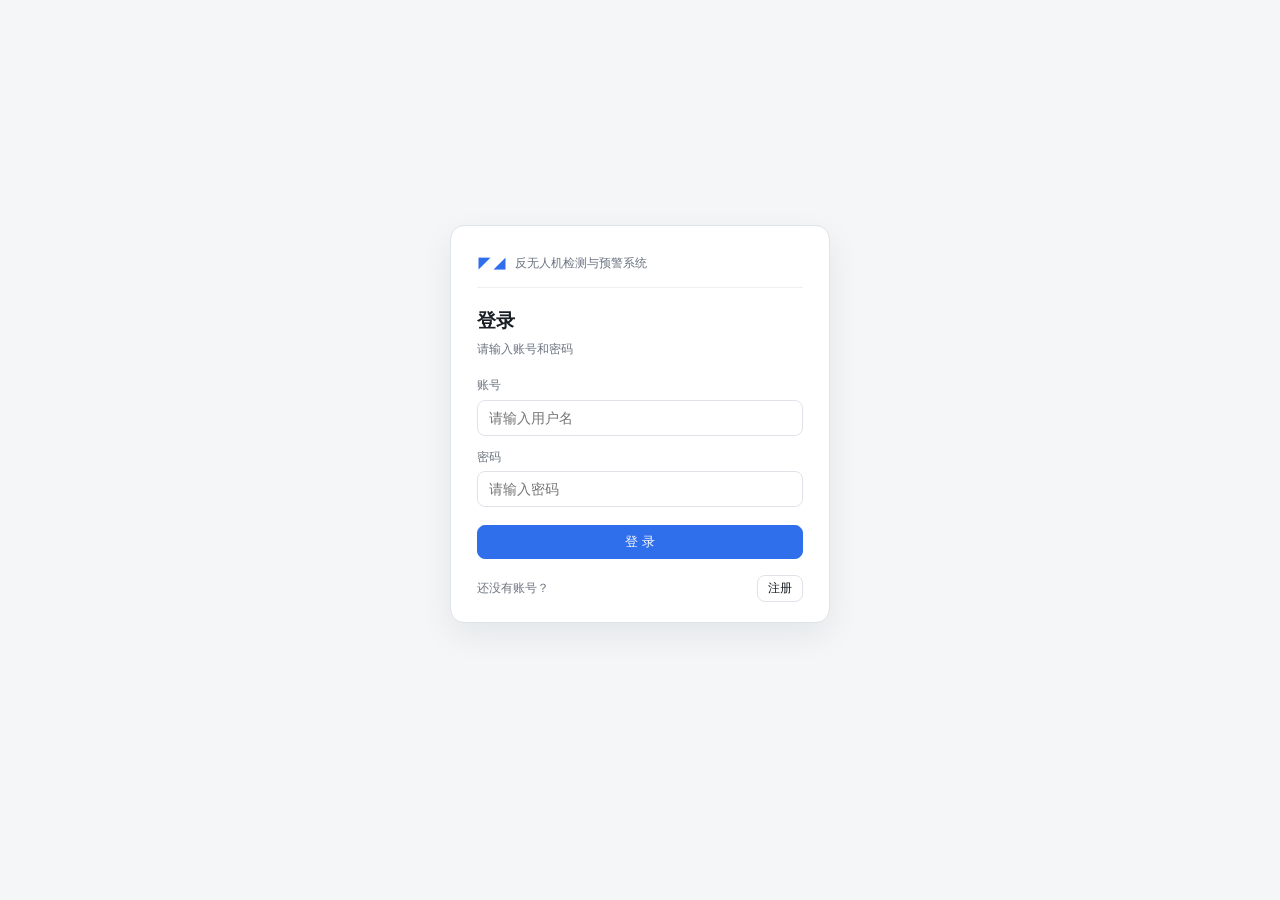
<file: frontend/app/index.html>
<!DOCTYPE html>
<html lang="zh-CN">
<head>
<meta charset="UTF-8" />
<title>反无人机检测与预警系统</title>
<script>
  // 入口页：只做一次跳转。已登录进业务页，否则去登录页。
  (function () {
    var token = localStorage.getItem('token');
    location.replace(token ? 'tasks.html' : 'login.html');
  })();
</script>
</head>
<body></body>
</html>
</file>
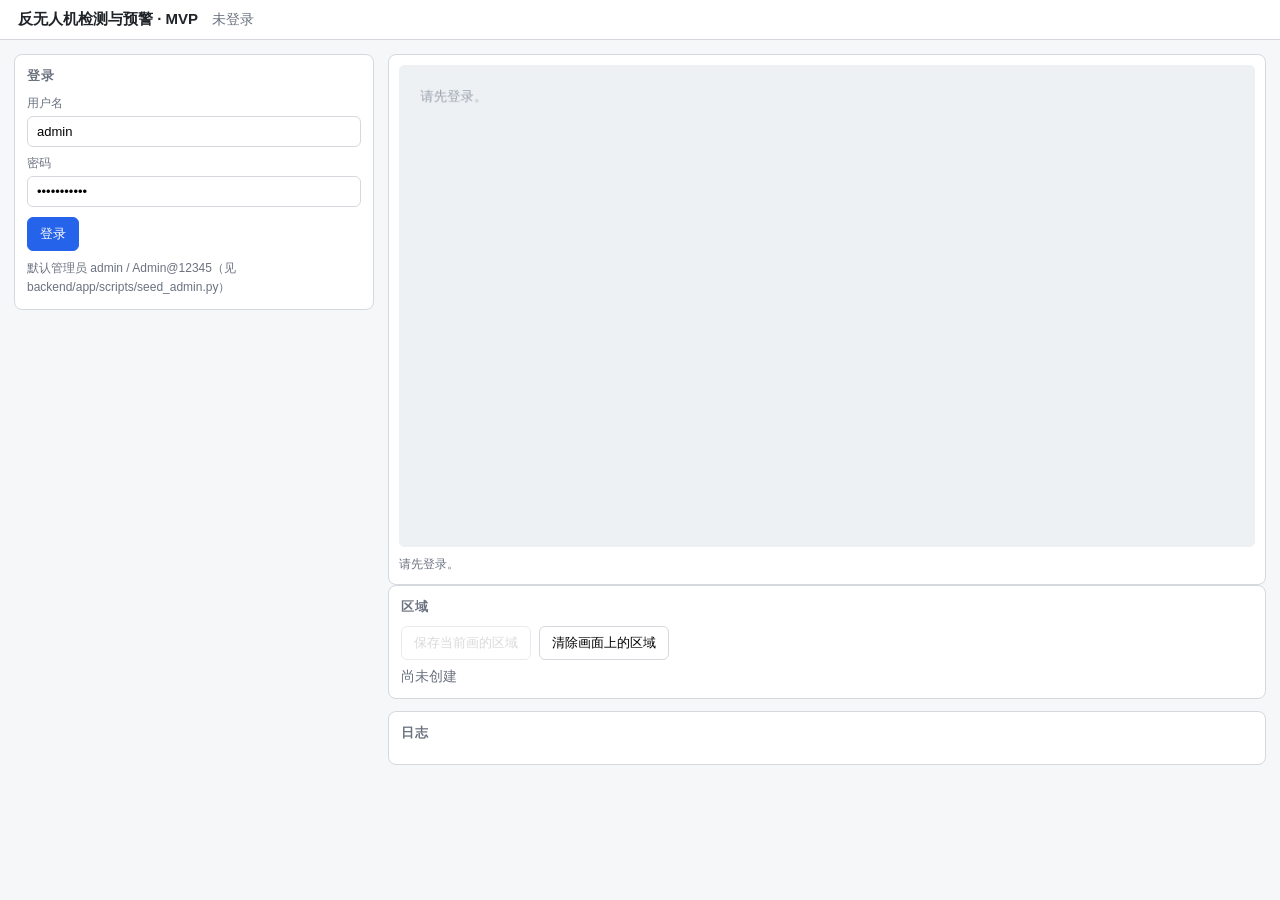
<file: frontend/mvp/index.html>
<!DOCTYPE html>
<html lang="zh-CN">
<head>
<meta charset="UTF-8" />
<title>反无人机检测 · MVP 控制台</title>
<style>
  :root { --bd:#d5d8dd; --fg:#1f2328; --mut:#6b7280; --pri:#2563eb; --bg:#f6f7f9; }
  * { box-sizing: border-box; }
  body { margin:0; font-family:-apple-system,"Segoe UI","Microsoft YaHei",sans-serif;
         color:var(--fg); background:var(--bg); font-size:14px; }
  header { background:#fff; border-bottom:1px solid var(--bd); padding:10px 18px;
           display:flex; align-items:center; gap:14px; }
  header h1 { font-size:15px; margin:0; font-weight:600; }
  header .spacer { flex:1; }
  main { display:grid; grid-template-columns: 360px 1fr; gap:14px; padding:14px; align-items:start; }
  .card { background:#fff; border:1px solid var(--bd); border-radius:8px; padding:12px; margin-bottom:12px; }
  .card h2 { font-size:13px; margin:0 0 10px; font-weight:600; color:var(--mut);
             text-transform:uppercase; letter-spacing:.04em; }
  label { display:block; font-size:12px; color:var(--mut); margin:8px 0 4px; }
  input[type=text], input[type=password], input[type=file], select {
    width:100%; padding:7px 9px; border:1px solid var(--bd); border-radius:6px; font-size:13px;
    background:#fff; }
  button { padding:7px 12px; border:1px solid var(--bd); background:#fff; border-radius:6px;
           cursor:pointer; font-size:13px; }
  button.primary { background:var(--pri); color:#fff; border-color:var(--pri); }
  button:disabled { opacity:.5; cursor:not-allowed; }
  .row { display:flex; gap:8px; align-items:center; flex-wrap:wrap; }
  .stage-wrap { background:#fff; border:1px solid var(--bd); border-radius:8px; padding:10px; }
  canvas#stage { width:100%; display:block; background:#eef1f4; border-radius:6px; cursor:crosshair; }
  .hint { color:var(--mut); font-size:12px; margin-top:8px; line-height:1.6; }
  table { width:100%; border-collapse:collapse; font-size:12px; }
  th, td { text-align:left; padding:5px 6px; border-bottom:1px solid #eef0f3; }
  th { color:var(--mut); font-weight:600; }
  .tag { display:inline-block; padding:1px 7px; border-radius:10px; font-size:11px; }
  .tag.ok { background:#e7f6ec; color:#1a7f37; }
  .tag.warn { background:#fff4e5; color:#9a6700; }
  .tag.err { background:#fdecec; color:#b42318; }
  .muted { color:var(--mut); }
  code { background:#f2f4f7; padding:1px 5px; border-radius:4px; font-size:12px; }
  #log { font-family:ui-monospace,Consolas,monospace; font-size:11px; color:#374151;
         max-height:110px; overflow:auto; white-space:pre-wrap; }
  .kv { display:grid; grid-template-columns:88px 1fr; gap:4px 8px; font-size:12px; }
  .kv div:nth-child(odd) { color:var(--mut); }
  .frames { max-height:190px; overflow:auto; }
  .frames tr { cursor:pointer; }
  .frames tr:hover { background:#f7f9fc; }
  .frames tr.sel { background:#e8f0fe; }
</style>
</head>
<body>

<header>
  <h1>反无人机检测与预警 · MVP</h1>
  <span class="muted" id="who">未登录</span>
  <div class="spacer"></div>
  <button id="btnLogout" style="display:none">退出</button>
</header>

<main>
  <!-- ================= 左栏 ================= -->
  <div>
    <div class="card" id="cardLogin">
      <h2>登录</h2>
      <label>用户名</label>
      <input type="text" id="username" value="admin" />
      <label>密码</label>
      <input type="password" id="password" value="Admin@12345" />
      <div class="row" style="margin-top:10px">
        <button class="primary" id="btnLogin">登录</button>
      </div>
      <div class="hint">默认管理员 admin / Admin@12345（见 backend/app/scripts/seed_admin.py）</div>
    </div>

    <div class="card" style="display:none" id="cardUpload">
      <h2>1. 上传素材</h2>
      <label>可见光图片 / 视频</label>
      <input type="file" id="fileRgb" accept="image/*,video/*" />
      <label>红外文件（可选，成对上传才能用 T / 融合模式）</label>
      <input type="file" id="fileIr" accept="image/*,video/*" />
      <div class="row" style="margin-top:10px">
        <button class="primary" id="btnUpload">上传</button>
        <button id="btnRefresh">刷新列表</button>
      </div>
      <label style="margin-top:12px">我的素材</label>
      <select id="mediaList"></select>
      <div class="hint" id="mediaInfo"></div>
    </div>

    <div class="card" style="display:none" id="cardDetect">
      <h2>2. 检测</h2>
      <label>模式</label>
      <select id="mode">
        <option value="auto">auto（自适应选模态）</option>
        <option value="rgb">rgb（仅可见光）</option>
        <option value="ir">ir（仅热红外）</option>
        <option value="fusion">fusion（双模态结果级融合）</option>
      </select>
      <div class="row" style="margin-top:10px">
        <button class="primary" id="btnDetect">开始检测</button>
      </div>
      <div class="kv" id="taskInfo" style="margin-top:10px"></div>
    </div>

    <div class="card" style="display:none" id="cardAlerts">
      <h2>3. 告警</h2>
      <div class="row" style="margin-bottom:8px">
        <button id="btnAlerts">刷新告警</button>
      </div>
      <div id="alertsBox" class="muted">暂无</div>
    </div>
  </div>

  <!-- ================= 右栏 ================= -->
  <div>
    <div class="stage-wrap">
      <canvas id="stage" width="960" height="540"></canvas>
      <div class="hint" id="stageHint">
        登录并上传素材后，这里显示画面。在画面上**按住拖拽**即可画警戒区域（红色虚线框）。
      </div>
    </div>

    <div class="card" style="margin-top:12px; display:none" id="cardFrames">
      <h2>帧级结果（点击某一行查看该帧）</h2>
      <div class="frames">
        <table>
          <thead>
            <tr><th>帧号</th><th>时间(ms)</th><th>目标</th><th>侵入</th><th>最高分</th></tr>
          </thead>
          <tbody id="framesBody"></tbody>
        </table>
      </div>
    </div>

    <div class="card">
      <h2>区域</h2>
      <div class="row">
        <button id="btnSaveRegion" disabled>保存当前画的区域</button>
        <button id="btnClearRegion">清除画面上的区域</button>
      </div>
      <div id="regionsBox" class="muted" style="margin-top:8px">尚未创建</div>
    </div>

    <div class="card">
      <h2>日志</h2>
      <div id="log"></div>
    </div>
  </div>
</main>

<script>
// ---------------------------------------------------------------- 状态
const S = {
  token: localStorage.getItem('token') || '',
  user: null,
  media: null,          // 当前选中的 media 对象
  task: null,           // 最近一次任务
  frames: [],
  frameIndex: null,
  regions: [],
  img: null,            // 当前显示的 Image
  boxes: [],            // 当前显示的框 [{x1,y1,x2,y2,score}]
  drag: null,           // 正在拖拽的矩形 {x1,y1,x2,y2} 归一化
};

const $ = (id) => document.getElementById(id);
const canvas = $('stage');
const ctx = canvas.getContext('2d');

function log(msg) {
  const el = $('log');
  const t = new Date().toLocaleTimeString();
  el.textContent = `[${t}] ${msg}\n` + el.textContent;
}
function setWho() {
  $('who').textContent = S.user ? `${S.user.display_name || S.user.username}（${S.user.role}）` : '未登录';
  $('cardLogin').style.display = S.user ? 'none' : '';
  ['cardUpload','cardDetect','cardAlerts'].forEach(id => {
    $(id).style.display = S.user ? '' : 'none';
  });
  $('btnLogout').style.display = S.user ? '' : 'none';
}

// ---------------------------------------------------------------- HTTP
async function api(path, opts = {}) {
  const headers = opts.headers || {};
  if (S.token) headers['Authorization'] = 'Bearer ' + S.token;
  if (opts.body && !(opts.body instanceof FormData)) {
    headers['Content-Type'] = 'application/json';
    opts.body = JSON.stringify(opts.body);
  }
  const res = await fetch('/api' + path, { ...opts, headers });
  const text = await res.text();
  let data = null;
  try { data = text ? JSON.parse(text) : null; } catch { data = { raw: text }; }
  if (!res.ok) {
    const err = new Error((data && (data.message || data.detail)) || res.statusText);
    err.code = data && data.code;
    err.status = res.status;
    throw err;
  }
  return data;
}

// ---------------------------------------------------------------- 登录
$('btnLogin').onclick = async () => {
  try {
    const data = await api('/auth/login', {
      method: 'POST',
      body: { username: $('username').value.trim(), password: $('password').value },
    });
    S.token = data.access_token;
    S.user = data.user;
    localStorage.setItem('token', S.token);
    setWho();
    log('登录成功：' + data.user.username);
    await refreshMediaList();
    await refreshAlerts();
  } catch (e) { log('登录失败：' + e.message); }
};

$('btnLogout').onclick = async () => {
  try { await api('/auth/logout', { method: 'POST' }); } catch {}
  S.token = ''; S.user = null; localStorage.removeItem('token'); setWho();
  log('已退出');
};

// ---------------------------------------------------------------- 上传 / 素材
$('btnUpload').onclick = async () => {
  const f = $('fileRgb').files[0];
  if (!f) { log('请先选择可见光文件'); return; }
  const fd = new FormData();
  fd.append('file', f);
  const ir = $('fileIr').files[0];
  if (ir) fd.append('ir_file', ir);
  try {
    log('上传中…（大文件会慢）');
    const media = await api('/media', { method: 'POST', body: fd });
    log(`上传成功 #${media.id} ${media.media_type} ${media.width}×${media.height} has_ir=${media.has_ir}`);
    await refreshMediaList(media.id);
  } catch (e) { log('上传失败：' + e.message); }
};

$('btnRefresh').onclick = () => refreshMediaList(S.media && S.media.id);

async function refreshMediaList(selectId) {
  const page = await api('/media?page=1&page_size=50');
  const sel = $('mediaList');
  sel.innerHTML = '';
  if (!page.items.length) {
    sel.innerHTML = '<option value="">（还没有素材）</option>';
  }
  for (const m of page.items) {
    const o = document.createElement('option');
    o.value = m.id;
    o.textContent = `#${m.id} ${m.original_name}（${m.media_type}${m.has_ir ? ' +T' : ''}）`;
    sel.appendChild(o);
  }
  const target = selectId || (page.items[0] && page.items[0].id);
  if (target) { sel.value = target; await selectMedia(Number(target)); }
}

$('mediaList').onchange = () => selectMedia(Number($('mediaList').value));

async function selectMedia(id) {
  if (!id) return;
  S.media = await api('/media/' + id);
  S.task = null; S.frames = []; S.frameIndex = null; S.boxes = []; S.drag = null;
  $('framesBody').innerHTML = '';
  $('cardFrames').style.display = 'none';
  $('taskInfo').innerHTML = '';
  $('mediaInfo').textContent =
    `${S.media.media_type} · ${S.media.width || '?'}×${S.media.height || '?'}` +
    `${S.media.has_ir ? ` · 红外 ${S.media.ir_width}×${S.media.ir_height}` : ' · 无红外'}`
    + (S.media.total_frames ? ` · ${S.media.total_frames} 帧 / stride ${S.media.frame_stride}` : '');
  await refreshRegions();
  await loadPreview();
}

async function loadPreview() {
  // 图片直接取原始画面；视频要等检测跑完才有帧图
  if (!S.media) return;
  if (S.media.media_type === 'image') {
    await loadImage(`/media/${S.media.id}/image`);
  } else if (S.frames.length) {
    await showFrame(S.frames[0].frame_index);
  } else {
    clearStage('这是视频：先点「开始检测」，跑完后再用结果帧画区域。');
  }
}

function clearStage(msg) {
  S.img = null; S.boxes = [];
  canvas.width = 960; canvas.height = 540;
  ctx.fillStyle = '#eef1f4'; ctx.fillRect(0, 0, canvas.width, canvas.height);
  ctx.fillStyle = '#9aa3ad'; ctx.font = '15px sans-serif';
  ctx.fillText(msg || '', 24, 40);
  $('stageHint').textContent = msg || '';
}

// 取图必须走这段，不能直接把 URL 塞给 <img>：
// 图片接口要求 Authorization 头，而 <img>/Image 的请求带不了头（会 401）。
// 所以先用 fetch 拿到 blob，再转成 objectURL 交给 canvas 绘制。
let _objUrl = null;

async function loadImage(apiPath) {
  try {
    const res = await fetch('/api' + apiPath, {
      headers: S.token ? { Authorization: 'Bearer ' + S.token } : {},
      cache: 'no-store',
    });

    if (!res.ok) {
      let detail = '';
      try {
        const j = await res.json();
        detail = j.message || (typeof j.detail === 'string' ? j.detail : '') || '';
      } catch { /* 非 JSON 响应 */ }
      if (res.status === 401) detail = detail || '登录已失效，请重新登录';
      clearStage(`图片加载失败（HTTP ${res.status}）${detail ? '：' + detail : ''}`);
      return false;
    }

    const blob = await res.blob();
    if (_objUrl) { URL.revokeObjectURL(_objUrl); _objUrl = null; }
    _objUrl = URL.createObjectURL(blob);

    await new Promise((resolve) => {
      const img = new Image();
      img.onload = () => {
        S.img = img;
        canvas.width = img.naturalWidth;
        canvas.height = img.naturalHeight;
        render();
        resolve();
      };
      img.onerror = () => { clearStage('图片解码失败（文件可能损坏或格式不支持）'); resolve(); };
      img.src = _objUrl;
    });
    return true;
  } catch (e) {
    clearStage('图片加载异常：' + e.message);
    return false;
  }
}

// ---------------------------------------------------------------- 绘制
function render() {
  if (!S.img) return;
  ctx.clearRect(0, 0, canvas.width, canvas.height);
  ctx.drawImage(S.img, 0, 0, canvas.width, canvas.height);
  const W = canvas.width, H = canvas.height;

  // ---- 已保存的区域：半透明填充 + 轮廓，任何缩放比例下都看得见 ----
  const regionLw = Math.max(3, Math.round(W / 300));
  ctx.setLineDash([]);
  for (const r of S.regions) {
    const pts = r.points;
    if (!pts || pts.length < 3) continue;
    ctx.beginPath();
    ctx.moveTo(pts[0][0] * W, pts[0][1] * H);
    for (let i = 1; i < pts.length; i++) ctx.lineTo(pts[i][0] * W, pts[i][1] * H);
    ctx.closePath();
    ctx.fillStyle = 'rgba(245, 158, 11, 0.16)';
    ctx.fill();
    ctx.lineWidth = regionLw;
    ctx.strokeStyle = '#f59e0b';
    ctx.stroke();

    ctx.font = `${Math.max(14, Math.round(W / 50))}px ui-monospace,monospace`;
    ctx.fillStyle = '#b45309';
    ctx.fillText(r.name || `区域${r.id}`,
                 pts[0][0] * W + regionLw * 2,
                 pts[0][1] * H + Math.max(20, W / 40));
  }

  // ---- 正在拖拽的矩形（红色虚线）：先把坐标归一成左上/右下 ----
  if (S.drag) {
    const dx1 = Math.min(S.drag.x1, S.drag.x2), dy1 = Math.min(S.drag.y1, S.drag.y2);
    const dx2 = Math.max(S.drag.x1, S.drag.x2), dy2 = Math.max(S.drag.y1, S.drag.y2);
    ctx.setLineDash([10, 8]);
    ctx.lineWidth = regionLw;
    ctx.strokeStyle = '#ef4444';
    ctx.strokeRect(dx1 * W, dy1 * H, (dx2 - dx1) * W, (dy2 - dy1) * H);
    ctx.setLineDash([]);
    ctx.fillStyle = 'rgba(239, 68, 68, 0.12)';
    ctx.fillRect(dx1 * W, dy1 * H, (dx2 - dx1) * W, (dy2 - dy1) * H);
  }

  // 检测框（绿=普通，红=中心落在区域内）
  ctx.font = `${Math.max(12, W / 60)}px ui-monospace,monospace`;
  for (const b of S.boxes) {
    const inside = S.regions.some(r => pointInPoly((b.x1 + b.x2) / 2, (b.y1 + b.y2) / 2, r.points));
    ctx.strokeStyle = inside ? '#dc2626' : '#16a34a';
    ctx.lineWidth = Math.max(2, W / 400);
    ctx.strokeRect(b.x1 * W, b.y1 * H, (b.x2 - b.x1) * W, (b.y2 - b.y1) * H);
    const label = (b.score != null ? b.score.toFixed(2) : '') + (inside ? ' 侵入' : '');
    ctx.fillStyle = inside ? '#dc2626' : '#16a34a';
    ctx.fillText(label, b.x1 * W + 2, Math.max(12, b.y1 * H - 4));
  }
}

function pointInPoly(x, y, pts) {
  let inside = false;
  for (let i = 0, j = pts.length - 1; i < pts.length; j = i++) {
    const xi = pts[i][0], yi = pts[i][1], xj = pts[j][0], yj = pts[j][1];
    if ((yi > y) !== (yj > y) && (xj - xi) * (y - yi) / (yj - yi) + xi > x) inside = !inside;
  }
  return inside;
}

// ---------------------------------------------------------------- 画区域
// 关键：用「鼠标键是否按下」这个状态来驱动，**不能只看 S.drag 是否存在**。
// 之前只判断 S.drag，而 mouseup 又没有清空它，于是松开鼠标后移动鼠标仍在
// 改矩形——表现就是"没拖拽也在画框"。
let isDrawing = false;
const MIN_SIZE = 0.02;   // 归一化最小边长；低于它按"点击"处理，不留退化矩形

function norm(ev) {
  const r = canvas.getBoundingClientRect();
  const x = (ev.clientX - r.left) / r.width;
  const y = (ev.clientY - r.top) / r.height;
  return { x: Math.min(1, Math.max(0, x)), y: Math.min(1, Math.max(0, y)) };
}

/** 把拖拽原始坐标归一成 (x1<x2, y1<y2)，否则反方向拖会得到负宽高。 */
function dragRect() {
  if (!S.drag) return null;
  return {
    x1: Math.min(S.drag.x1, S.drag.x2),
    y1: Math.min(S.drag.y1, S.drag.y2),
    x2: Math.max(S.drag.x1, S.drag.x2),
    y2: Math.max(S.drag.y1, S.drag.y2),
  };
}

function rectIsValid(r) {
  return !!r && (r.x2 - r.x1) >= MIN_SIZE && (r.y2 - r.y1) >= MIN_SIZE;
}

canvas.addEventListener('mousedown', (ev) => {
  if (!S.img || ev.button !== 0) return;
  ev.preventDefault();
  const p = norm(ev);
  S.drag = { x1: p.x, y1: p.y, x2: p.x, y2: p.y };
  isDrawing = true;
  $('btnSaveRegion').disabled = true;   // 还没拖出有效尺寸，先禁用它
  render();
});

canvas.addEventListener('mousemove', (ev) => {
  if (!isDrawing || !S.drag) return;    // ← 没按住左键就什么都不做
  const p = norm(ev);
  S.drag.x2 = p.x;
  S.drag.y2 = p.y;
  $('btnSaveRegion').disabled = !rectIsValid(dragRect());
  render();
});

function endDrag() {
  if (!isDrawing) return;
  isDrawing = false;
  // 只是点了一下、或抖动幅度太小 → 当作没画，清掉矩形
  if (!rectIsValid(dragRect())) {
    S.drag = null;
    $('btnSaveRegion').disabled = true;
  }
  render();
}
canvas.addEventListener('mouseup', endDrag);
// 在画布外松开也要结束，否则会一直处于"拖拽中"
window.addEventListener('mouseup', endDrag);

$('btnSaveRegion').onclick = async () => {
  if (!S.media) return;
  const r = dragRect();
  if (!rectIsValid(r)) { log('请先在画面上按住左键拖出一个像样的矩形'); return; }

  const pts = [[r.x1, r.y1], [r.x2, r.y1], [r.x2, r.y2], [r.x1, r.y2]]
    .map((p) => [+p[0].toFixed(5), +p[1].toFixed(5)]);

  try {
    const saved = await api('/regions', {
      method: 'POST',
      body: {
        media_id: S.media.id,
        name: '区域' + (S.regions.length + 1),
        shape_type: 'rect',
        points: pts,
      },
    });
    log(`区域已保存 #${saved.id}  ${JSON.stringify(pts)}`);
    S.drag = null;
    isDrawing = false;
    $('btnSaveRegion').disabled = true;
    await refreshRegions();
    if (S.img) render();          // 再渲染一次，确保橙色轮廓立刻出现
  } catch (e) {
    log('保存区域失败：' + e.message + (e.code ? ` (${e.code})` : ''));
  }
};

$('btnClearRegion').onclick = () => {
  S.drag = null;
  isDrawing = false;
  $('btnSaveRegion').disabled = true;
  if (S.img) render();
};

async function refreshRegions() {
  if (!S.media) return;
  S.regions = await api('/regions?media_id=' + S.media.id);
  const box = $('regionsBox');
  if (!S.regions.length) box.innerHTML = '<span class="muted">尚未创建</span>';
  else box.innerHTML =
    S.regions.map((x) => `#${x.id} ${x.name}（${x.shape_type}，${x.points.length} 点）`).join('<br>') +
    '<div class="muted" style="margin-top:6px">画面上橙色半透明块就是已保存的警戒区；改完要重新检测才生效。</div>';
  if (S.img) render();
}

// ---------------------------------------------------------------- 检测
$('btnDetect').onclick = async () => {
  if (!S.media) return;
  $('btnDetect').disabled = true;
  try {
    log('检测中…（同步执行，帧数受 max_process_frames 限制）');
    const t = await api('/detect-tasks', {
      method: 'POST',
      body: { media_id: S.media.id, requested_mode: $('mode').value },
    });
    S.task = t;
    $('taskInfo').innerHTML = `
      <div>状态</div><div>${tag(t.status)}</div>
      <div>请求模式</div><div><code>${t.requested_mode}</code></div>
      <div>实际模式</div><div><code>${t.actual_mode || '-'}</code></div>
      <div>选择原因</div><div>${t.decision_reason || '-'}</div>
      <div>处理帧数</div><div>${t.frames_processed}</div>
      <div>端到端</div><div>${t.elapsed_ms != null ? t.elapsed_ms + ' ms' : '-'}</div>
      <div>推理累计</div><div>${t.inference_ms_total != null ? t.inference_ms_total + ' ms' : '-'}</div>`;
    log(`任务 #${t.id} ${t.status} actual=${t.actual_mode}`);
    await loadFrames();
    await refreshAlerts();
  } catch (e) {
    log('检测失败：' + e.message + (e.code ? ` (${e.code})` : ''));
  } finally { $('btnDetect').disabled = false; }
};

function tag(s) {
  const map = { succeeded: 'ok', running: 'warn', pending: 'warn', failed: 'err', timeout: 'err' };
  return `<span class="tag ${map[s] || 'warn'}">${s}</span>`;
}

async function loadFrames() {
  if (!S.task) return;
  S.frames = await api(`/detect-tasks/${S.task.id}/frames`);
  const body = $('framesBody');
  body.innerHTML = '';
  if (!S.frames.length) {
    body.innerHTML = '<tr><td colspan="5" class="muted">没有帧记录</td></tr>';
  }
  for (const f of S.frames) {
    const tr = document.createElement('tr');
    tr.innerHTML = `<td>${f.frame_index}</td><td>${f.frame_ts_ms ?? '-'}</td>
      <td>${f.target_count}</td><td>${f.intrusion_count ? '<b style="color:#dc2626">' + f.intrusion_count + '</b>' : 0}</td>
      <td>${f.max_score != null ? f.max_score.toFixed(3) : '-'}</td>`;
    tr.onclick = () => showFrame(f.frame_index);
    body.appendChild(tr);
  }
  $('cardFrames').style.display = '';
  if (S.frames.length) await showFrame(S.frames[0].frame_index);
}

async function showFrame(frameIndex) {
  if (!S.task || !S.media) return;
  S.frameIndex = frameIndex;
  S.boxes = await api(`/detect-tasks/${S.task.id}/detections?frame_index=${frameIndex}`);
  [...$('framesBody').children].forEach(tr => {
    tr.classList.toggle('sel', tr.firstChild && tr.firstChild.textContent === String(frameIndex));
  });
  await loadImage(`/media/${S.media.id}/frames/${frameIndex}`);
  $('stageHint').textContent =
    `当前帧 ${frameIndex} · 检出 ${S.boxes.length} 个目标 · 绿色=区域外，红色=区域内`;
}

// ---------------------------------------------------------------- 告警
$('btnAlerts').onclick = refreshAlerts;

async function refreshAlerts() {
  try {
    const page = await api('/alerts?page=1&page_size=20');
    const box = $('alertsBox');
    if (!page.items.length) { box.innerHTML = '<span class="muted">暂无告警</span>'; return; }
    const rows = page.items.map(a => `
      <tr>
        <td>#${a.id}</td>
        <td>${a.frame_index}</td>
        <td>${a.score_max.toFixed(3)}</td>
        <td>×${a.occurrence_count}</td>
        <td>${a.status === 'confirmed'
              ? '<span class="tag ok">已确认</span>'
              : '<span class="tag warn">未确认</span>'}</td>
        <td>${a.status === 'confirmed' ? '-' :
              `<button data-id="${a.id}" class="confirm">确认</button>`}</td>
      </tr>`).join('');
    box.innerHTML = `<table>
      <thead><tr><th>ID</th><th>帧</th><th>分数</th><th>次数</th><th>状态</th><th></th></tr></thead>
      <tbody>${rows}</tbody></table>`;
    box.querySelectorAll('button.confirm').forEach(b => {
      b.onclick = async () => {
        try { await api(`/alerts/${b.dataset.id}/confirm`, { method: 'POST' });
              log('已确认告警 #' + b.dataset.id); await refreshAlerts(); }
        catch (e) { log('确认失败：' + e.message); }
      };
    });
  } catch (e) { log('拉取告警失败：' + e.message); }
}

// ---------------------------------------------------------------- 启动
(async function boot() {
  setWho();
  if (S.token) {
    try { S.user = await api('/auth/me'); setWho(); await refreshMediaList(); await refreshAlerts(); }
    catch { S.token = ''; localStorage.removeItem('token'); setWho(); }
  } else {
    clearStage('请先登录。');
  }
})();
</script>
</body>
</html>
</file>
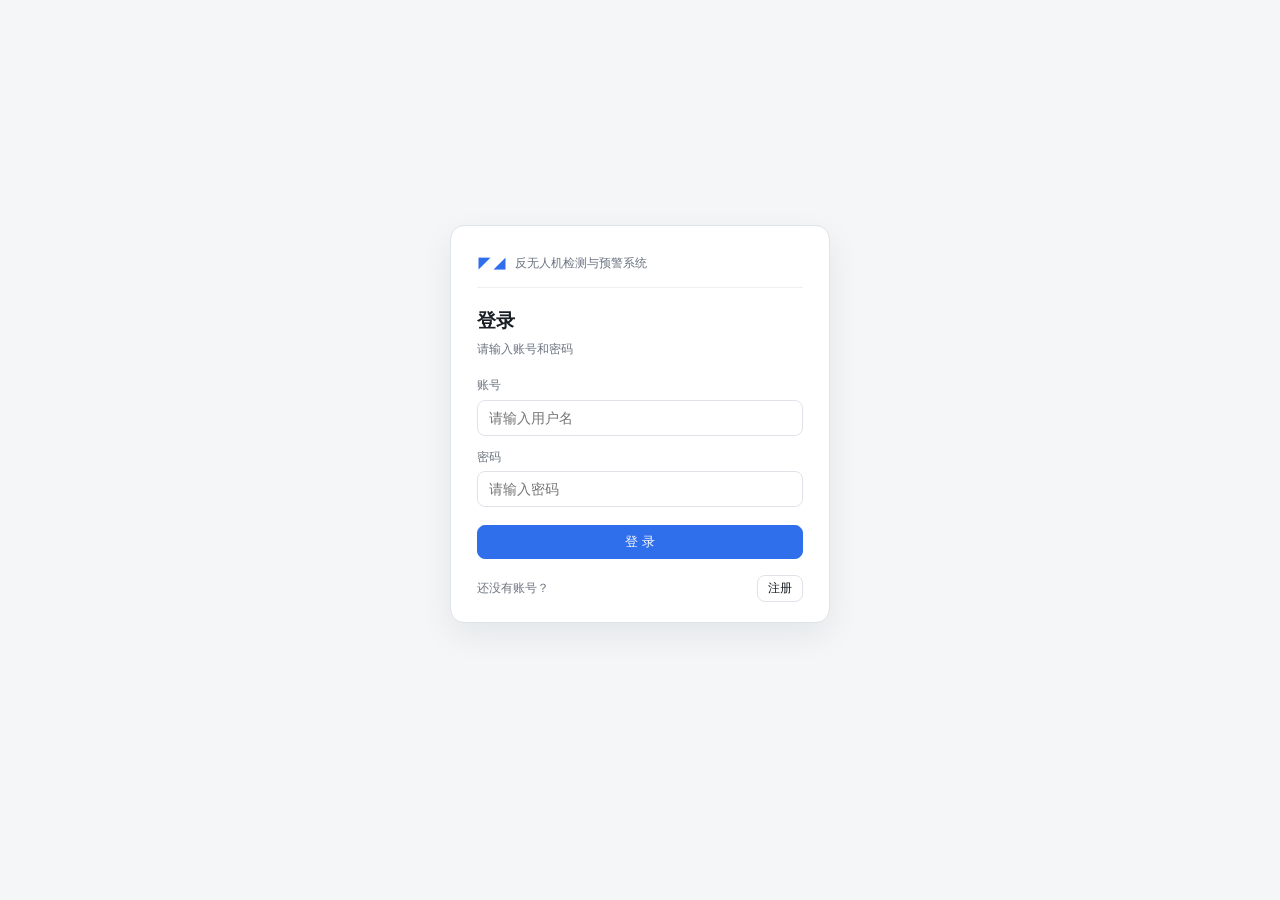
<file: frontend/app/alerts.html>
<!DOCTYPE html>
<html lang="zh-CN">
<head>
<meta charset="UTF-8" />
<meta name="viewport" content="width=device-width, initial-scale=1" />
<title>报警情况 · 反无人机检测与预警系统</title>
<link rel="stylesheet" href="style.css" />
</head>
<body>
  <!-- 业务界面 3：报警情况 -->
  <div id="topbar"></div>
  <main class="view">
    <div class="toolbar">
      <h1 class="page-title">报警情况</h1>
      <span class="spacer"></span>
      <select id="alertFilter" class="sel">
        <option value="">全部状态</option>
        <option value="unconfirmed">未确认</option>
        <option value="confirmed">已确认</option>
      </select>
      <button class="btn sm" id="refreshAlerts">刷新</button>
    </div>
    <div id="alertsBox"><div class="card"><div class="empty">加载中…</div></div></div>
  </main>

  <div id="toast" class="toast"></div>
  <script src="config.js"></script>
  <script src="common.js"></script>
  <script src="pages/alerts.js"></script>
</body>
</html>
</file>
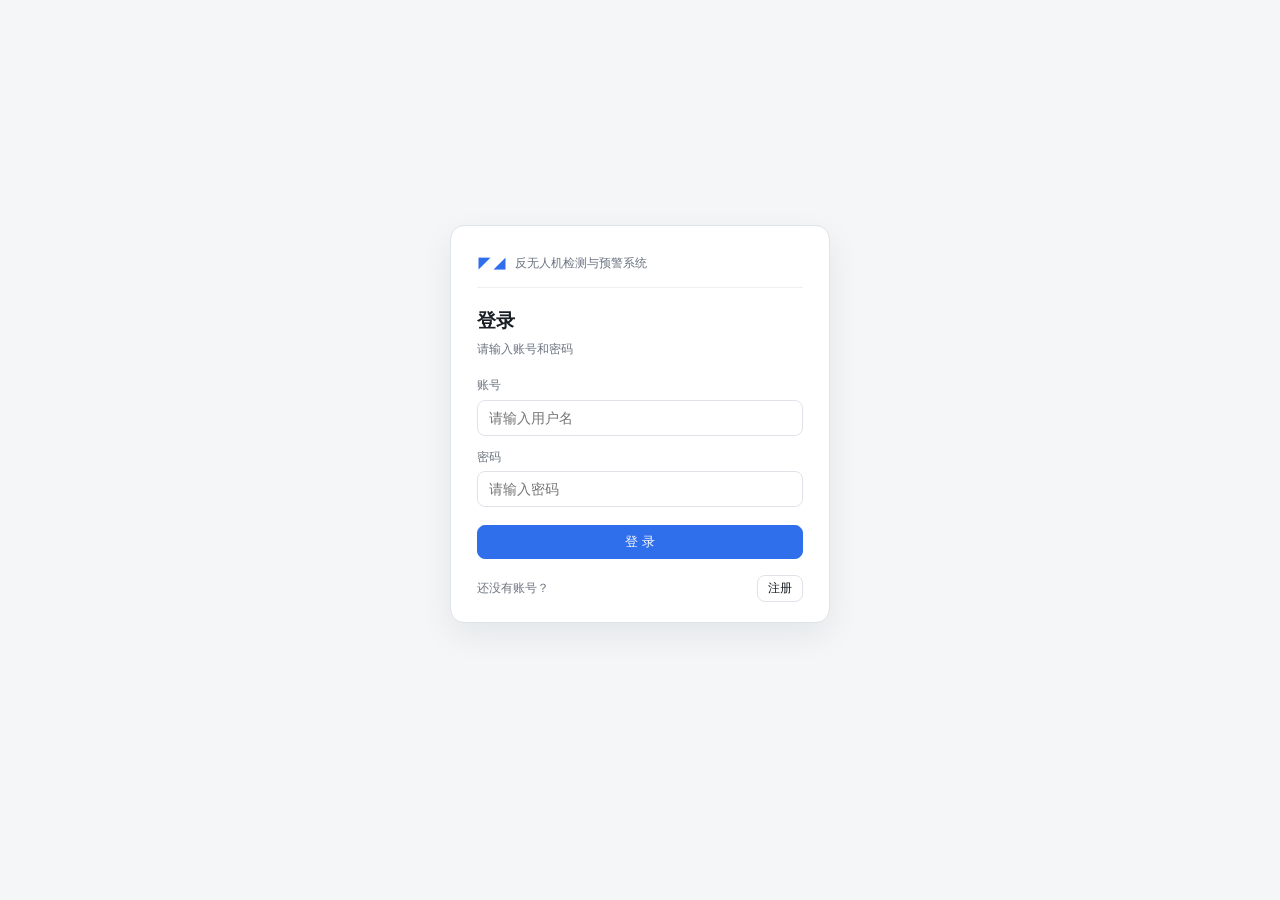
<file: frontend/app/login.html>
<!DOCTYPE html>
<html lang="zh-CN">
<head>
<meta charset="UTF-8" />
<meta name="viewport" content="width=device-width, initial-scale=1" />
<title>登录 · 反无人机检测与预警系统</title>
<link rel="stylesheet" href="style.css" />
</head>
<body>
  <!-- 界面 1：常规登录页面 -->
  <div class="auth-wrap">
    <form class="auth-card" id="loginForm" autocomplete="on">
      <div class="auth-brand">
        <span class="logo">◤◢</span>
        <span>反无人机检测与预警系统</span>
      </div>
      <h1>登录</h1>
      <p class="sub">请输入账号和密码</p>

      <label class="fld" for="username">账号</label>
      <input type="text" id="username" autocomplete="username" placeholder="请输入用户名" />
      <label class="fld" for="password">密码</label>
      <input type="password" id="password" autocomplete="current-password" placeholder="请输入密码" />

      <div id="loginErr"></div>

      <div style="margin-top:18px">
        <button class="btn primary" type="submit" id="btnLogin" style="width:100%">登 录</button>
      </div>

      <div class="auth-foot">
        <span>还没有账号？</span>
        <!-- 注册跳转小按钮 -->
        <a class="btn sm" href="register.html" id="toRegister">注册</a>
      </div>
    </form>
  </div>

  <div id="toast" class="toast"></div>
  <script src="config.js"></script>
  <script src="common.js"></script>
  <script src="pages/login.js"></script>
</body>
</html>
</file>
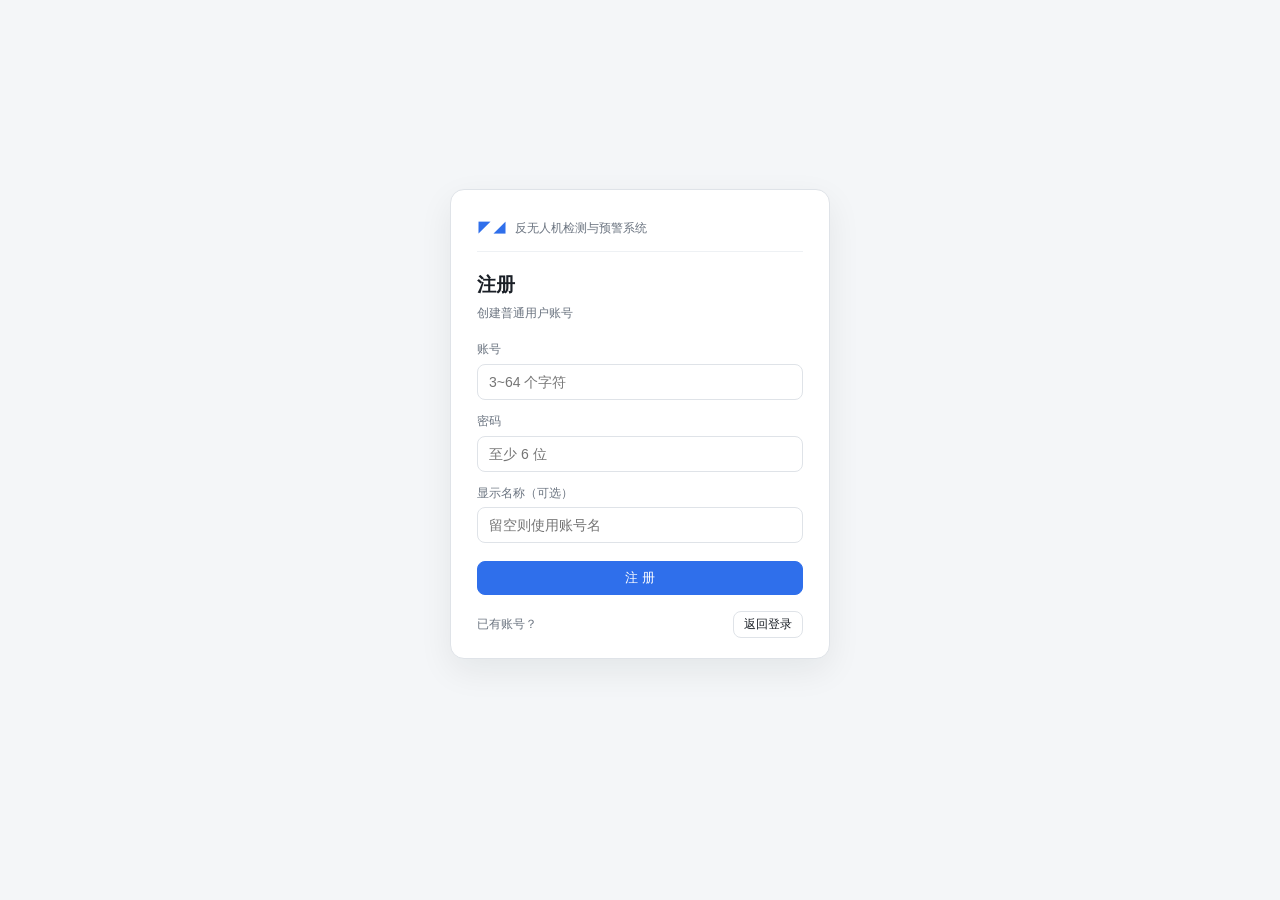
<file: frontend/app/register.html>
<!DOCTYPE html>
<html lang="zh-CN">
<head>
<meta charset="UTF-8" />
<meta name="viewport" content="width=device-width, initial-scale=1" />
<title>注册 · 反无人机检测与预警系统</title>
<link rel="stylesheet" href="style.css" />
</head>
<body>
  <!-- 界面 2：常规注册界面 -->
  <div class="auth-wrap">
    <form class="auth-card" id="regForm">
      <div class="auth-brand">
        <span class="logo">◤◢</span>
        <span>反无人机检测与预警系统</span>
      </div>
      <h1>注册</h1>
      <p class="sub">创建普通用户账号</p>

      <label class="fld" for="rUser">账号</label>
      <input type="text" id="rUser" autocomplete="username" placeholder="3~64 个字符" />
      <label class="fld" for="rPwd">密码</label>
      <input type="password" id="rPwd" autocomplete="new-password" placeholder="至少 6 位" />
      <label class="fld" for="rName">显示名称（可选）</label>
      <input type="text" id="rName" placeholder="留空则使用账号名" />

      <div id="regMsg"></div>

      <div style="margin-top:18px">
        <button class="btn primary" type="submit" id="btnReg" style="width:100%">注 册</button>
      </div>

      <div class="auth-foot">
        <span>已有账号？</span>
        <a class="btn sm" href="login.html">返回登录</a>
      </div>
    </form>
  </div>

  <div id="toast" class="toast"></div>
  <script src="config.js"></script>
  <script src="common.js"></script>
  <script src="pages/register.js"></script>
</body>
</html>
</file>
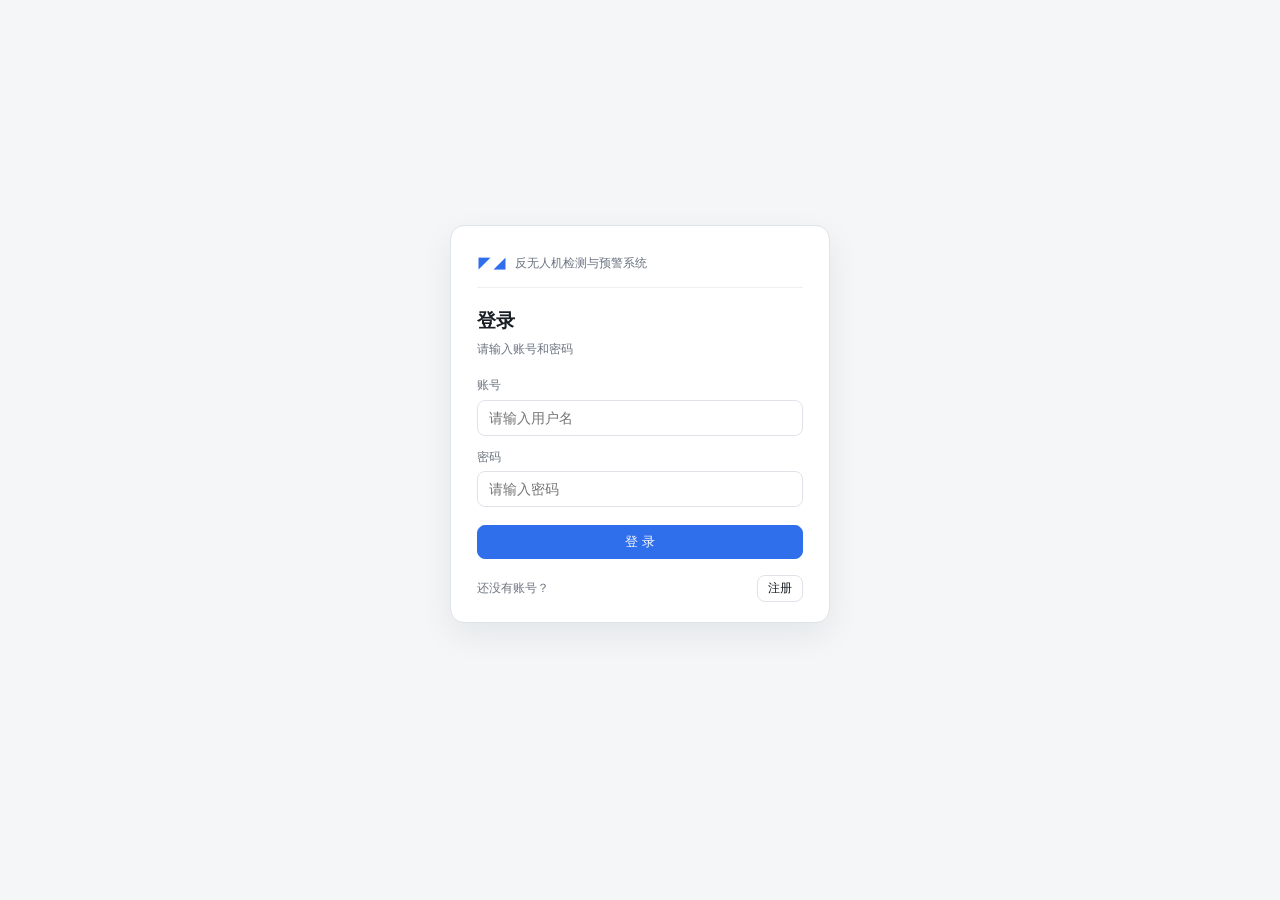
<file: frontend/app/task.html>
<!DOCTYPE html>
<html lang="zh-CN">
<head>
<meta charset="UTF-8" />
<meta name="viewport" content="width=device-width, initial-scale=1" />
<title>检测详情 · 反无人机检测与预警系统</title>
<link rel="stylesheet" href="style.css" />
</head>
<body>
  <!-- 业务界面 2：检测详情（地址形如 task.html?id=17） -->
  <div id="topbar"></div>
  <main class="view" id="detailBox">
    <div class="card"><div class="empty">加载中…</div></div>
  </main>

  <div id="toast" class="toast"></div>
  <script src="config.js"></script>
  <script src="common.js"></script>
  <script src="pages/task.js"></script>
</body>
</html>
</file>
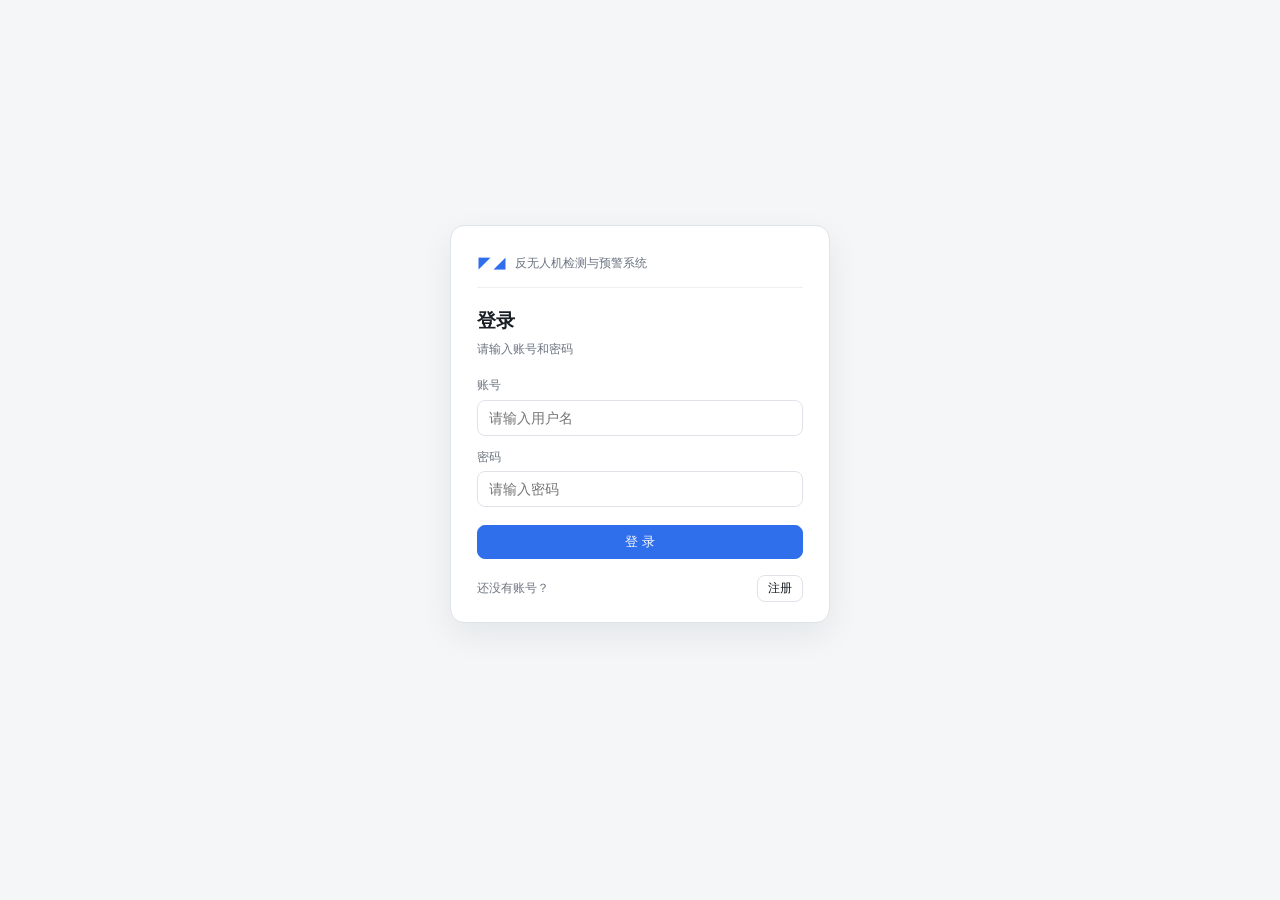
<file: frontend/app/tasks.html>
<!DOCTYPE html>
<html lang="zh-CN">
<head>
<meta charset="UTF-8" />
<meta name="viewport" content="width=device-width, initial-scale=1" />
<title>检测任务 · 反无人机检测与预警系统</title>
<link rel="stylesheet" href="style.css" />
</head>
<body>
  <!-- 业务界面 1：检测任务列表 -->
  <div id="topbar"></div>
  <main class="view">
    <div class="toolbar">
      <h1 class="page-title">检测任务</h1>
      <span class="spacer"></span>
      <a class="btn sm primary" href="upload.html">＋ 上传素材</a>
      <button class="btn sm" id="refreshTasks">刷新</button>
    </div>
    <div class="card" style="padding:0">
      <div id="tasksBox"><div class="empty">加载中…</div></div>
    </div>
    <p class="page-tip">双击任意一行查看该任务的检测详情。</p>
  </main>

  <div id="toast" class="toast"></div>
  <script src="config.js"></script>
  <script src="common.js"></script>
  <script src="pages/tasks.js"></script>
</body>
</html>
</file>
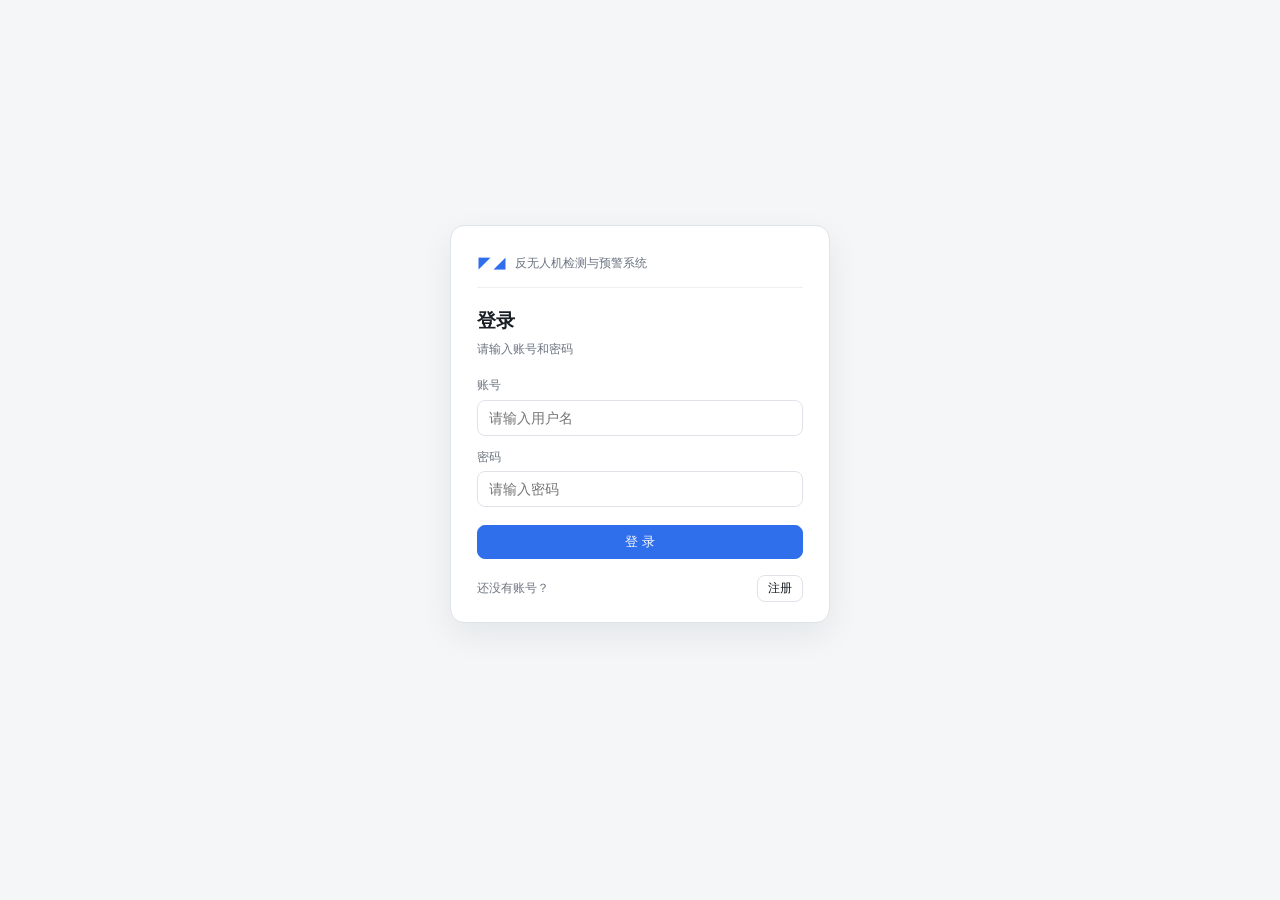
<file: frontend/app/upload.html>
<!DOCTYPE html>
<html lang="zh-CN">
<head>
<meta charset="UTF-8" />
<meta name="viewport" content="width=device-width, initial-scale=1" />
<title>上传素材 · 反无人机检测与预警系统</title>
<link rel="stylesheet" href="style.css" />
</head>
<body>
  <!-- 上传 + 划定警戒区域 -->
  <div id="topbar"></div>
  <main class="view">
    <div class="toolbar">
      <h1 class="page-title">上传素材并划定警戒区域</h1>
      <span class="spacer"></span>
      <a class="btn sm" href="tasks.html">← 返回任务列表</a>
    </div>

    <div class="upload-grid">
      <!-- 左栏：步骤 -->
      <div>
        <div class="card">
          <h2>1. 选择文件</h2>
          <label class="fld">可见光视频或图片</label>
          <input type="file" id="fileRgb" accept="video/*,image/*" />
          <label class="fld">红外文件（可选，成对才会有 T / 融合模式）</label>
          <input type="file" id="fileIr" accept="video/*,image/*" />
          <div class="row-btns">
            <button class="btn primary" id="btnUpload">上传</button>
          </div>
          <div id="uploadMsg"></div>
        </div>

        <div class="card" id="cardRegion" style="display:none">
          <h2>2. 划定警戒区域</h2>
          <p class="muted-small" style="margin:0 0 8px">
            在右侧画面上<b>按住左键拖出一个矩形</b>，松开后可保存。
          </p>
          <div class="row-btns">
            <button class="btn primary" id="btnSaveRegion" disabled>保存区域</button>
            <button class="btn" id="btnClearDrag" disabled>清除本次框选</button>
          </div>
          <div id="regionList" class="muted-small" style="margin-top:10px">尚未创建区域</div>
        </div>

        <div class="card" id="cardDetect" style="display:none">
          <h2>3. 开始检测</h2>
          <label class="fld">检测模式</label>
          <select id="mode" class="sel" style="width:100%">
            <option value="auto">auto —— 自适应选择（推荐）</option>
            <option value="rgb">rgb —— 仅可见光</option>
            <option value="ir">ir —— 仅热红外</option>
            <option value="fusion">fusion —— 双模态结果级融合</option>
          </select>
          <div class="row-btns">
            <button class="btn primary" id="btnDetect">开始检测</button>
          </div>
          <div id="detectMsg"></div>
          <p class="muted-small" style="margin:10px 0 0">
            没有区域也可以检测，但不会产生区域侵入告警。
          </p>
        </div>
      </div>

      <!-- 右栏：画面 -->
      <div class="card" style="padding:12px">
        <canvas id="stage" width="960" height="540"></canvas>
        <div class="hint-line" id="stageHint">上传文件后，这里显示画面，可拖拽画框。</div>
      </div>
    </div>
  </main>

  <div id="toast" class="toast"></div>
  <script src="config.js"></script>
  <script src="common.js"></script>
  <script src="pages/upload.js"></script>
</body>
</html>
</file>
<file: frontend/app/style.css>
:root {
  --bd: #dfe3e8;
  --fg: #1a1f26;
  --mut: #6b7480;
  --pri: #2f6feb;
  --pri-d: #1f57c4;
  --bg: #f4f6f8;
  --card: #fff;
  --ok: #1a7f37;
  --warn: #9a6700;
  --err: #b42318;
  --radius: 10px;
}

* { box-sizing: border-box; }

html, body {
  margin: 0;
  height: 100%;
  background: var(--bg);
  color: var(--fg);
  font: 14px/1.55 -apple-system, "Segoe UI", "Microsoft YaHei", sans-serif;
}

a { color: var(--pri); text-decoration: none; }

/* ---------------- 顶栏 ---------------- */
.topbar {
  height: 52px;
  display: flex;
  align-items: center;
  gap: 24px;
  padding: 0 20px;
  background: #11161d;
  color: #e7ecf2;
  position: sticky;
  top: 0;
  z-index: 20;
}
.brand { display: flex; align-items: center; gap: 9px; font-weight: 600; letter-spacing: .02em; }
.logo { color: #4d8dff; font-size: 16px; }
.nav { display: flex; gap: 4px; flex: 1; }
.nav a {
  color: #a9b4c2;
  padding: 6px 12px;
  border-radius: 7px;
  font-size: 13px;
}
.nav a:hover { background: #1c242e; color: #fff; }
.nav a.active { background: #22303f; color: #fff; }
.topbar-right { display: flex; align-items: center; gap: 10px; }
.who { font-size: 12px; color: #8e99a6; }

/* ---------------- 通用 ---------------- */
.view { max-width: 1240px; margin: 0 auto; padding: 22px 20px 60px; }

.card {
  background: var(--card);
  border: 1px solid var(--bd);
  border-radius: var(--radius);
  padding: 16px;
  margin-bottom: 14px;
}
.card > h2 {
  margin: 0 0 12px;
  font-size: 13px;
  font-weight: 600;
  color: var(--mut);
  letter-spacing: .05em;
}

.btn {
  border: 1px solid var(--bd);
  background: #fff;
  color: var(--fg);
  padding: 7px 13px;
  border-radius: 8px;
  font-size: 13px;
  cursor: pointer;
  transition: .12s;
}
.btn:hover { border-color: #c3cad3; background: #fafbfc; }
.btn.primary { background: var(--pri); border-color: var(--pri); color: #fff; }
.btn.primary:hover { background: var(--pri-d); }
.btn.ghost { background: transparent; border-color: transparent; color: #a9b4c2; }
.btn.ghost:hover { background: #1c242e; color: #fff; }
.btn.sm { padding: 4px 9px; font-size: 12px; }
.btn:disabled { opacity: .45; cursor: not-allowed; }

input[type="text"], input[type="password"] {
  width: 100%;
  padding: 9px 11px;
  border: 1px solid var(--bd);
  border-radius: 8px;
  font-size: 14px;
  background: #fff;
  outline: none;
}
input:focus { border-color: var(--pri); box-shadow: 0 0 0 3px rgba(47, 111, 235, .12); }

label.fld { display: block; margin: 12px 0 5px; font-size: 12px; color: var(--mut); }

/* ---------------- 登录 / 注册 ---------------- */
.auth-wrap {
  min-height: calc(100vh - 52px);
  display: grid;
  place-items: center;
  padding: 24px;
}
.auth-card {
  width: 380px;
  background: #fff;
  border: 1px solid var(--bd);
  border-radius: 14px;
  padding: 26px 26px 20px;
  box-shadow: 0 12px 34px rgba(17, 22, 29, .07);
}
.auth-card h1 { margin: 0 0 4px; font-size: 19px; }
.auth-card .sub { margin: 0 0 18px; font-size: 12px; color: var(--mut); }
.auth-foot {
  display: flex;
  align-items: center;
  justify-content: space-between;
  margin-top: 16px;
  font-size: 12px;
  color: var(--mut);
}
.auth-foot .btn.sm { padding: 3px 10px; font-size: 12px; }
.form-err {
  background: #fdecec;
  color: var(--err);
  border: 1px solid #f5c2c0;
  border-radius: 8px;
  padding: 8px 10px;
  font-size: 12px;
  margin-top: 12px;
}
.form-ok {
  background: #e9f7ee;
  color: var(--ok);
  border: 1px solid #bfe3cc;
  border-radius: 8px;
  padding: 8px 10px;
  font-size: 12px;
  margin-top: 12px;
}

/* ---------------- 表格 ---------------- */
.table-wrap { overflow-x: auto; }
table.grid { width: 100%; border-collapse: collapse; font-size: 13px; }
table.grid th, table.grid td {
  text-align: left;
  padding: 10px 12px;
  border-bottom: 1px solid #eef1f4;
  white-space: nowrap;
}
table.grid th {
  font-size: 12px;
  font-weight: 600;
  color: var(--mut);
  background: #fbfcfd;
  position: sticky;
  top: 0;
}
table.grid tbody tr { cursor: pointer; }
table.grid tbody tr:hover { background: #f6f9fe; }
table.grid td.name { font-weight: 500; }
table.grid td.mono { font-family: ui-monospace, Consolas, monospace; color: #495260; }

.tag {
  display: inline-block;
  padding: 1px 8px;
  border-radius: 20px;
  font-size: 11px;
  font-weight: 600;
  line-height: 18px;
}
.tag.ok { background: #e9f7ee; color: var(--ok); }
.tag.warn { background: #fff5e6; color: var(--warn); }
.tag.err { background: #fdecec; color: var(--err); }
.tag.mut { background: #eef1f4; color: var(--mut); }

/* ---------------- 详情页 ---------------- */
.detail-head { display: flex; align-items: center; gap: 12px; flex-wrap: wrap; margin-bottom: 14px; }
.detail-head h1 { font-size: 17px; margin: 0; }
.back { font-size: 13px; }

.kv {
  display: grid;
  grid-template-columns: repeat(auto-fill, minmax(190px, 1fr));
  gap: 10px 20px;
  font-size: 13px;
}
.kv > div { display: flex; gap: 8px; }
.kv .k { color: var(--mut); min-width: 62px; }
.kv .v { font-weight: 500; }

.player { position: relative; background: #0d1218; border-radius: 10px; overflow: hidden; }
.player .media-box { position: relative; width: 100%; display: grid; place-items: center; }
/* 让容器紧贴媒体本身，这样覆盖层 canvas 的坐标系和视频/图片一致，
   叠加框不会因为留黑边而偏移 */
.player .fit { position: relative; display: inline-block; max-width: 100%; }
.player video, .player img.frame {
  max-width: 100%;
  max-height: 62vh;
  display: block;
}
.player canvas.overlay {
  position: absolute;
  inset: 0;
  width: 100%;
  height: 100%;
  pointer-events: none;
}

/* 进度条 */
.seek {
  position: relative;
  height: 34px;
  margin-top: 10px;
  cursor: pointer;
  user-select: none;
}
.seek .track {
  position: absolute;
  top: 14px;
  left: 0;
  right: 0;
  height: 6px;
  background: #dfe3e8;
  border-radius: 3px;
}
.seek .fill {
  position: absolute;
  top: 14px;
  left: 0;
  height: 6px;
  background: var(--pri);
  border-radius: 3px;
  pointer-events: none;
}
.seek .knob {
  position: absolute;
  top: 9px;
  width: 14px;
  height: 14px;
  margin-left: -7px;
  border-radius: 50%;
  background: #fff;
  border: 2px solid var(--pri);
  pointer-events: none;
}
.seek .mark {
  position: absolute;
  top: 8px;
  width: 3px;
  height: 18px;
  background: var(--err);
  border-radius: 2px;
  pointer-events: none;
}
.seek .mark:hover { background: #7f1d1d; }

.controls { display: flex; align-items: center; gap: 8px; margin-top: 6px; flex-wrap: wrap; }
.controls .time { font-family: ui-monospace, Consolas, monospace; font-size: 12px; color: var(--mut); }
.controls .spacer { flex: 1; }

.frame-badge {
  font-family: ui-monospace, Consolas, monospace;
  font-size: 12px;
  color: var(--mut);
}

/* 报警帧快捷列表 */
.frame-chips { display: flex; flex-wrap: wrap; gap: 6px; }
.chip {
  border: 1px solid var(--bd);
  background: #fff;
  border-radius: 20px;
  padding: 3px 11px;
  font-size: 12px;
  cursor: pointer;
  font-family: ui-monospace, Consolas, monospace;
}
.chip:hover { border-color: var(--pri); color: var(--pri); }
.chip.hot { border-color: #f0b4b0; background: #fdf2f1; color: var(--err); }

/* ---------------- 报警画廊 ---------------- */
.gallery {
  display: grid;
  grid-template-columns: repeat(auto-fill, minmax(230px, 1fr));
  gap: 14px;
}
.thumb-card {
  background: #fff;
  border: 1px solid var(--bd);
  border-radius: var(--radius);
  overflow: hidden;
  cursor: pointer;
  transition: .14s;
  display: flex;
  flex-direction: column;
}
.thumb-card:hover { border-color: var(--pri); box-shadow: 0 6px 18px rgba(47, 111, 235, .12); }
.thumb-card .thumb {
  aspect-ratio: 16 / 10;
  background: #0d1218;
  display: grid;
  place-items: center;
  overflow: hidden;
}
.thumb-card .thumb img { width: 100%; height: 100%; object-fit: contain; }
.thumb-card .thumb .ph { color: #556; font-size: 12px; }
.thumb-card .info { padding: 9px 11px 11px; }
.thumb-card .info .t1 {
  font-size: 12px;
  color: var(--mut);
  display: flex;
  justify-content: space-between;
  gap: 8px;
}
.thumb-card .info .t2 {
  font-size: 13px;
  font-weight: 600;
  margin-top: 2px;
  font-family: ui-monospace, Consolas, monospace;
}
.thumb-card .info .row2 {
  display: flex;
  align-items: center;
  justify-content: space-between;
  margin-top: 8px;
}

.empty { padding: 40px; text-align: center; color: var(--mut); font-size: 13px; }

.toast {
  position: fixed;
  left: 50%;
  bottom: 36px;
  transform: translateX(-50%) translateY(20px);
  background: #11161d;
  color: #fff;
  padding: 9px 16px;
  border-radius: 8px;
  font-size: 13px;
  opacity: 0;
  pointer-events: none;
  transition: .2s;
  max-width: 70vw;
}
.toast.show { opacity: 1; transform: translateX(-50%) translateY(0); }
.toast.err { background: #8f1d16; }

.toolbar { display: flex; gap: 8px; align-items: center; flex-wrap: wrap; margin-bottom: 12px; }
.toolbar .spacer { flex: 1; }

/* ---------------- 多页应用补充 ---------------- */
.page-title { margin: 0; font-size: 17px; font-weight: 600; }
.page-tip { color: var(--mut); font-size: 12px; margin: 10px 0 0; }

.auth-brand {
  display: flex;
  align-items: center;
  gap: 8px;
  font-size: 12px;
  color: var(--mut);
  margin-bottom: 18px;
  padding-bottom: 12px;
  border-bottom: 1px solid #eef1f4;
}
.auth-brand .logo { color: var(--pri); font-size: 15px; }

select.sel {
  padding: 6px 9px;
  border: 1px solid var(--bd);
  border-radius: 8px;
  background: #fff;
  font-size: 13px;
  color: var(--fg);
  cursor: pointer;
}

.reason {
  margin-top: 12px;
  padding-top: 12px;
  border-top: 1px dashed #eef1f4;
  font-size: 13px;
  color: #495260;
  line-height: 1.7;
}

.muted-small { font-size: 12px; color: var(--mut); }

/* 播放器工具条：区域开关 + 下载 */
.player-tools {
  display: flex;
  align-items: center;
  gap: 10px;
  margin-bottom: 10px;
  font-size: 13px;
}
.player-tools .spacer { flex: 1; }
.chk { display: inline-flex; align-items: center; gap: 6px; cursor: pointer; color: #495260; }
.chk input { cursor: pointer; }

/* 上传页 */
.upload-grid {
  display: grid;
  grid-template-columns: 380px 1fr;
  gap: 14px;
  align-items: start;
}
@media (max-width: 1000px) {
  .upload-grid { grid-template-columns: 1fr; }
}
canvas#stage {
  width: 100%;
  display: block;
  background: #0d1218;
  border-radius: 8px;
  cursor: crosshair;
}
.row-btns { display: flex; gap: 8px; margin-top: 12px; flex-wrap: wrap; }
.hint-line {
  margin-top: 10px;
  font-size: 12px;
  color: var(--mut);
  line-height: 1.6;
}
</file>
